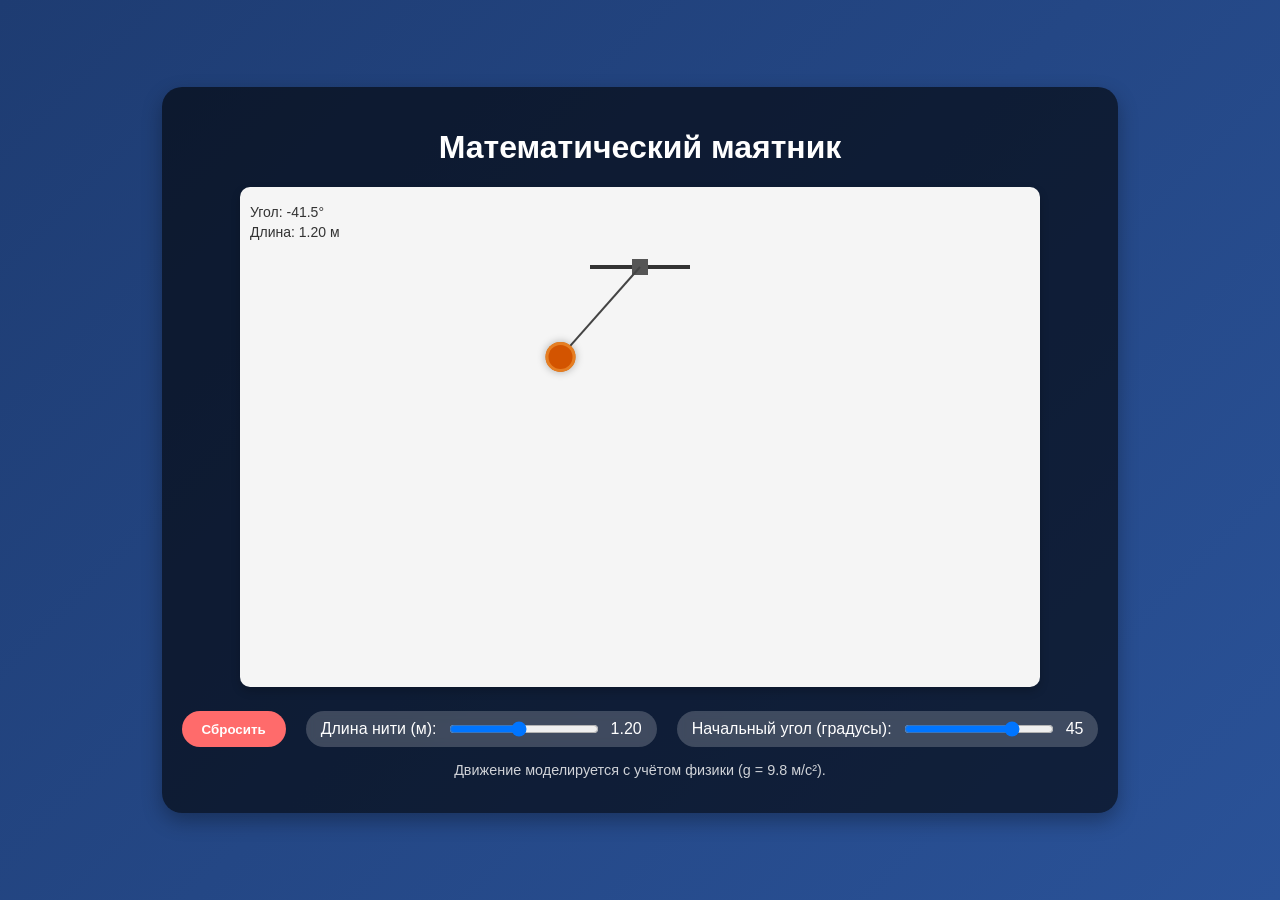
<file: src/index.html>
<!DOCTYPE html>
<html lang="ru">
<head>
    <meta charset="UTF-8">
    <meta name="viewport" content="width=device-width, initial-scale=1.0">
    <title>Математический маятник</title>
    <link rel="stylesheet" href="style.css">
</head>
<body>
    <div class="container">
        <h1>Математический маятник</h1>
        <canvas id="pendulumCanvas" width="800" height="500"></canvas>
        <div class="controls">
            <button id="resetBtn">Сбросить</button>
            <label>
                Длина нити (м):
                <input type="range" id="lengthSlider" min="0.5" max="2" step="0.01" value="1.2">
                <span id="lengthValue">1.20</span>
            </label>
            <label>
                Начальный угол (градусы):
                <input type="range" id="angleSlider" min="-90" max="90" step="1" value="45">
                <span id="angleValue">45</span>
            </label>
        </div>
        <p class="info">Движение моделируется с учётом физики (g = 9.8 м/с²).</p>
    </div>
    <script src="script.js"></script>
</body>
</html>
</file>
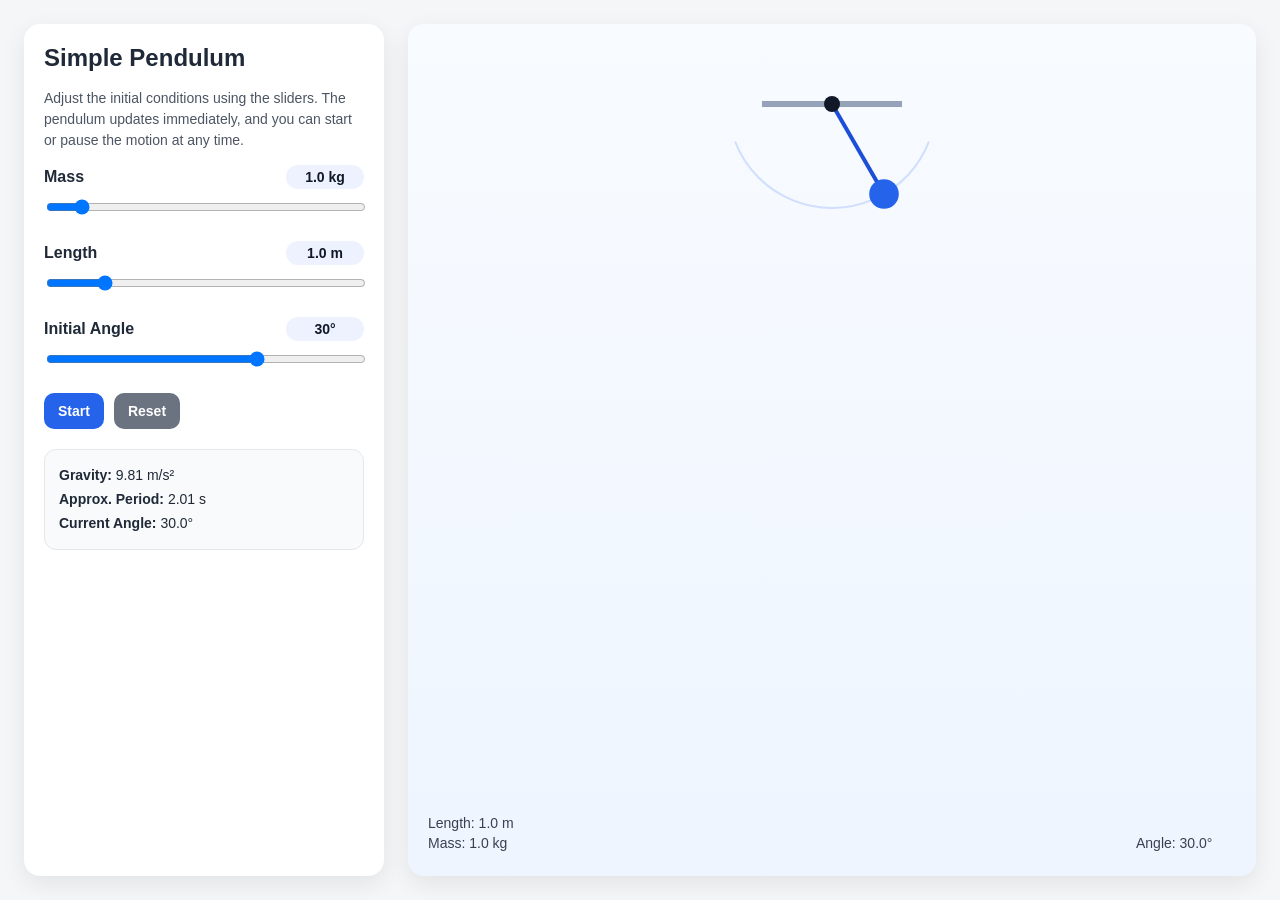
<file: src/index_andreas.html>
<!DOCTYPE html>
<html lang="en">
<head>
  <meta charset="UTF-8" />
  <meta name="viewport" content="width=device-width, initial-scale=1.0" />
  <title>Interactive Simple Pendulum</title>
  <style>
    * { box-sizing: border-box; }
    body {
      margin: 0;
      font-family: Arial, sans-serif;
      background: #f4f6f8;
      color: #1f2937;
    }
    .container {
      display: grid;
      grid-template-columns: 360px 1fr;
      gap: 24px;
      min-height: 100vh;
      padding: 24px;
    }
    .panel {
      background: #ffffff;
      border-radius: 16px;
      padding: 20px;
      box-shadow: 0 8px 24px rgba(0,0,0,0.08);
    }
    h1 {
      margin-top: 0;
      font-size: 24px;
    }
    p.note {
      margin-top: 0;
      color: #4b5563;
      line-height: 1.5;
      font-size: 14px;
    }
    .control-group {
      margin-bottom: 22px;
    }
    .label-row {
      display: flex;
      justify-content: space-between;
      align-items: center;
      margin-bottom: 8px;
      font-weight: 600;
    }
    .value-box {
      font-weight: 700;
      color: #111827;
      background: #eef2ff;
      padding: 4px 10px;
      border-radius: 999px;
      min-width: 78px;
      text-align: center;
      font-size: 14px;
    }
    input[type="range"] {
      width: 100%;
      cursor: pointer;
    }
    .buttons {
      display: flex;
      gap: 10px;
      flex-wrap: wrap;
      margin-top: 8px;
    }
    button {
      border: none;
      border-radius: 10px;
      padding: 10px 14px;
      font-size: 14px;
      font-weight: 700;
      cursor: pointer;
      background: #2563eb;
      color: white;
    }
    button.secondary {
      background: #6b7280;
    }
    .readout {
      margin-top: 20px;
      padding: 14px;
      border-radius: 12px;
      background: #f9fafb;
      border: 1px solid #e5e7eb;
      line-height: 1.7;
      font-size: 14px;
    }
    canvas {
      width: 100%;
      height: 100%;
      display: block;
      background: linear-gradient(to bottom, #f8fbff, #eef5ff);
      border-radius: 16px;
      box-shadow: 0 8px 24px rgba(0,0,0,0.08);
    }
    .canvas-wrap {
      min-height: 620px;
    }
    @media (max-width: 900px) {
      .container {
        grid-template-columns: 1fr;
      }
      .canvas-wrap {
        min-height: 460px;
      }
    }
  </style>
</head>
<body>
  <div class="container">
    <div class="panel">
      <h1>Simple Pendulum</h1>
      <p class="note">
        Adjust the initial conditions using the sliders. The pendulum updates immediately,
        and you can start or pause the motion at any time.
      </p>

      <div class="control-group">
        <div class="label-row">
          <label for="mass">Mass</label>
          <div class="value-box" id="massValue">1.0 kg</div>
        </div>
        <input type="range" id="mass" min="0.1" max="10" step="0.1" value="1.0" />
      </div>

      <div class="control-group">
        <div class="label-row">
          <label for="length">Length</label>
          <div class="value-box" id="lengthValue">1.0 m</div>
        </div>
        <input type="range" id="length" min="0.2" max="5" step="0.1" value="1.0" />
      </div>

      <div class="control-group">
        <div class="label-row">
          <label for="angle">Initial Angle</label>
          <div class="value-box" id="angleValue">30°</div>
        </div>
        <input type="range" id="angle" min="-90" max="90" step="1" value="30" />
      </div>

      <div class="buttons">
        <button id="toggleBtn">Start</button>
        <button class="secondary" id="resetBtn">Reset</button>
      </div>

      <div class="readout">
        <div><strong>Gravity:</strong> 9.81 m/s²</div>
        <div><strong>Approx. Period:</strong> <span id="periodValue">2.01 s</span></div>
        <div><strong>Current Angle:</strong> <span id="currentAngleValue">30.0°</span></div>
      </div>
    </div>

    <div class="canvas-wrap">
      <canvas id="pendulumCanvas"></canvas>
    </div>
  </div>

  <script>
    const canvas = document.getElementById('pendulumCanvas');
    const ctx = canvas.getContext('2d');

    const massSlider = document.getElementById('mass');
    const lengthSlider = document.getElementById('length');
    const angleSlider = document.getElementById('angle');

    const massValue = document.getElementById('massValue');
    const lengthValue = document.getElementById('lengthValue');
    const angleValue = document.getElementById('angleValue');
    const currentAngleValue = document.getElementById('currentAngleValue');
    const periodValue = document.getElementById('periodValue');

    const toggleBtn = document.getElementById('toggleBtn');
    const resetBtn = document.getElementById('resetBtn');

    const g = 9.81;
    let isRunning = false;
    let lastTime = 0;

    let state = {
      mass: parseFloat(massSlider.value),
      length: parseFloat(lengthSlider.value),
      theta: degToRad(parseFloat(angleSlider.value)),
      omega: 0,
      initialTheta: degToRad(parseFloat(angleSlider.value))
    };

    function degToRad(deg) {
      return deg * Math.PI / 180;
    }

    function radToDeg(rad) {
      return rad * 180 / Math.PI;
    }

    function resizeCanvas() {
      const rect = canvas.getBoundingClientRect();
      canvas.width = rect.width * window.devicePixelRatio;
      canvas.height = rect.height * window.devicePixelRatio;
      ctx.setTransform(window.devicePixelRatio, 0, 0, window.devicePixelRatio, 0, 0);
      draw();
    }

    function updateLabels() {
      state.mass = parseFloat(massSlider.value);
      state.length = parseFloat(lengthSlider.value);

      massValue.textContent = `${state.mass.toFixed(1)} kg`;
      lengthValue.textContent = `${state.length.toFixed(1)} m`;
      angleValue.textContent = `${parseFloat(angleSlider.value).toFixed(0)}°`;

      const T = 2 * Math.PI * Math.sqrt(state.length / g);
      periodValue.textContent = `${T.toFixed(2)} s`;
      currentAngleValue.textContent = `${radToDeg(state.theta).toFixed(1)}°`;
    }

    function resetPendulum() {
      state.mass = parseFloat(massSlider.value);
      state.length = parseFloat(lengthSlider.value);
      state.initialTheta = degToRad(parseFloat(angleSlider.value));
      state.theta = state.initialTheta;
      state.omega = 0;
      updateLabels();
      draw();
    }

    function onSliderChange() {
      if (!isRunning) {
        resetPendulum();
      } else {
        state.mass = parseFloat(massSlider.value);
        state.length = parseFloat(lengthSlider.value);
        updateLabels();
      }
    }

    massSlider.addEventListener('input', onSliderChange);
    lengthSlider.addEventListener('input', onSliderChange);
    angleSlider.addEventListener('input', onSliderChange);

    toggleBtn.addEventListener('click', () => {
      isRunning = !isRunning;
      toggleBtn.textContent = isRunning ? 'Pause' : 'Start';
      if (isRunning) {
        lastTime = performance.now();
      }
    });

    resetBtn.addEventListener('click', () => {
      isRunning = false;
      toggleBtn.textContent = 'Start';
      resetPendulum();
    });

    function step(dt) {
      const alpha = -(g / state.length) * Math.sin(state.theta);
      state.omega += alpha * dt;
      state.theta += state.omega * dt;
    }

    function draw() {
      const width = canvas.clientWidth;
      const height = canvas.clientHeight;
      ctx.clearRect(0, 0, width, height);

      const pivotX = width / 2;
      const pivotY = 80;
      const maxRodPixels = Math.min(height * 0.6, 320);
      const rodLength = (state.length / 5) * maxRodPixels + 40;
      const bobRadius = 12 + state.mass * 2.8;

      const bobX = pivotX + rodLength * Math.sin(state.theta);
      const bobY = pivotY + rodLength * Math.cos(state.theta);

      ctx.strokeStyle = '#94a3b8';
      ctx.lineWidth = 6;
      ctx.beginPath();
      ctx.moveTo(pivotX - 70, pivotY);
      ctx.lineTo(pivotX + 70, pivotY);
      ctx.stroke();

      ctx.strokeStyle = '#1d4ed8';
      ctx.lineWidth = 4;
      ctx.beginPath();
      ctx.moveTo(pivotX, pivotY);
      ctx.lineTo(bobX, bobY);
      ctx.stroke();

      ctx.fillStyle = '#111827';
      ctx.beginPath();
      ctx.arc(pivotX, pivotY, 8, 0, Math.PI * 2);
      ctx.fill();

      ctx.fillStyle = '#2563eb';
      ctx.beginPath();
      ctx.arc(bobX, bobY, bobRadius, 0, Math.PI * 2);
      ctx.fill();

      ctx.strokeStyle = 'rgba(37, 99, 235, 0.18)';
      ctx.lineWidth = 2;
      ctx.beginPath();
      ctx.arc(pivotX, pivotY, rodLength, Math.PI / 2 - 1.2, Math.PI / 2 + 1.2);
      ctx.stroke();

      ctx.fillStyle = '#374151';
      ctx.font = '14px Arial';
      ctx.fillText(`Length: ${state.length.toFixed(1)} m`, 20, height - 48);
      ctx.fillText(`Mass: ${state.mass.toFixed(1)} kg`, 20, height - 28);
      ctx.fillText(`Angle: ${radToDeg(state.theta).toFixed(1)}°`, width - 120, height - 28);

      currentAngleValue.textContent = `${radToDeg(state.theta).toFixed(1)}°`;
    }

    function animate(timestamp) {
      if (isRunning) {
        const dt = Math.min((timestamp - lastTime) / 1000, 0.02);
        lastTime = timestamp;
        step(dt);
        updateLabels();
      }
      draw();
      requestAnimationFrame(animate);
    }

    window.addEventListener('resize', resizeCanvas);

    updateLabels();
    resetPendulum();
    resizeCanvas();
    requestAnimationFrame(animate);
  </script>
</body>
</html>
</file>
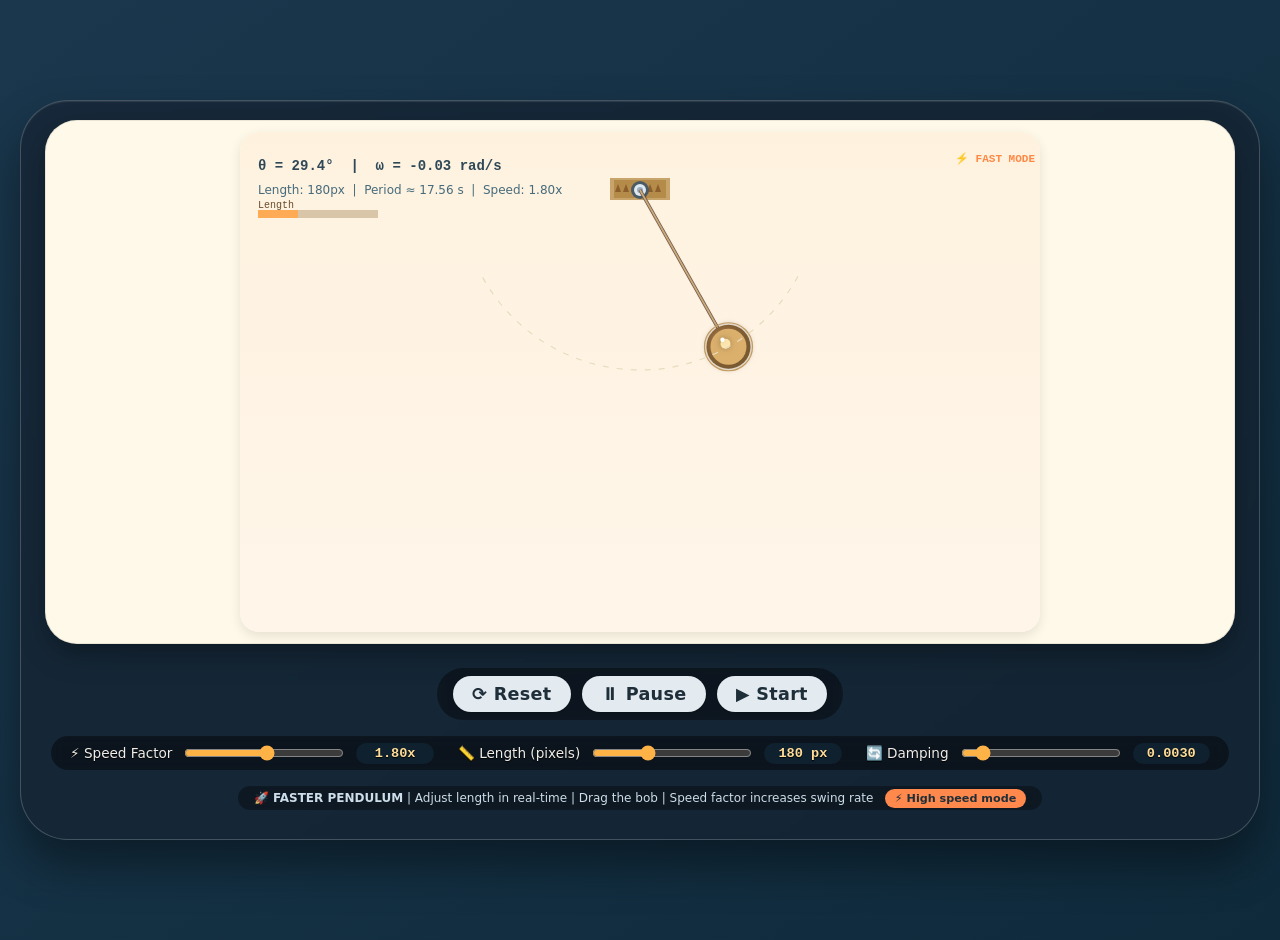
<file: src/index_MaxK.html>
<!DOCTYPE html>
<html lang="en">
<head>
    <meta charset="UTF-8">
    <meta name="viewport" content="width=device-width, initial-scale=1.0, user-scalable=no">
    <title>Fast Pendulum | Adjustable Length | Physics Simulation</title>
    <style>
        * {
            user-select: none;
            -webkit-tap-highlight-color: transparent;
        }

        body {
            background: linear-gradient(145deg, #1a374d 0%, #0f2a3b 100%);
            min-height: 100vh;
            display: flex;
            justify-content: center;
            align-items: center;
            font-family: 'Segoe UI', 'Roboto', 'Inter', system-ui, -apple-system, 'Poppins', sans-serif;
            margin: 0;
            padding: 20px;
        }

        .card {
            background: rgba(22, 34, 48, 0.65);
            backdrop-filter: blur(2px);
            border-radius: 3rem;
            padding: 1.2rem 1.5rem 1.8rem 1.5rem;
            box-shadow: 0 25px 45px rgba(0, 0, 0, 0.4), inset 0 1px 1px rgba(255, 255, 255, 0.1);
            border: 1px solid rgba(255, 255, 255, 0.2);
        }

        .canvas-container {
            background: #fef9e8;
            border-radius: 2rem;
            padding: 12px;
            box-shadow: inset 0 0 0 1px rgba(0,0,0,0.08), 0 12px 28px rgba(0,0,0,0.3);
        }

        canvas {
            display: block;
            margin: 0 auto;
            border-radius: 1.2rem;
            cursor: grab;
            background: #fffef7;
            box-shadow: 0 4px 12px rgba(0, 0, 0, 0.1);
            transition: box-shadow 0.2s;
        }

        canvas:active {
            cursor: grabbing;
        }

        .controls {
            margin-top: 1.5rem;
            display: flex;
            flex-wrap: wrap;
            justify-content: center;
            gap: 1rem;
            align-items: center;
        }

        .btn-group {
            display: flex;
            gap: 0.7rem;
            background: rgba(0, 0, 0, 0.35);
            padding: 0.5rem 1rem;
            border-radius: 3rem;
            backdrop-filter: blur(4px);
        }

        button {
            background: #e3eaf0;
            border: none;
            font-size: 1.1rem;
            font-weight: 600;
            padding: 0.5rem 1.2rem;
            border-radius: 2rem;
            cursor: pointer;
            font-family: inherit;
            transition: all 0.2s ease;
            color: #1e2f3a;
            box-shadow: 0 2px 4px rgba(0,0,0,0.2);
            letter-spacing: 0.3px;
        }

        button:active {
            transform: scale(0.96);
            background: #cbdbe0;
        }

        .slider-panel {
            background: rgba(0, 0, 0, 0.4);
            padding: 0.4rem 1.2rem;
            border-radius: 2.5rem;
            display: flex;
            gap: 1.5rem;
            flex-wrap: wrap;
            align-items: center;
            backdrop-filter: blur(5px);
        }

        .slider-label {
            display: flex;
            align-items: center;
            gap: 10px;
            color: #f0ede8;
            font-weight: 500;
            text-shadow: 0 1px 1px black;
            font-size: 0.85rem;
        }

        input {
            cursor: pointer;
            width: 160px;
            accent-color: #ffb347;
        }

        .value-display {
            background: #0f212e;
            padding: 0.2rem 0.7rem;
            border-radius: 2rem;
            font-family: monospace;
            font-weight: bold;
            font-size: 0.85rem;
            color: #ffdd99;
            min-width: 55px;
            text-align: center;
        }

        .info {
            text-align: center;
            margin-top: 1rem;
            font-size: 0.75rem;
            color: #cddde9;
            font-weight: 500;
            background: rgba(0,0,0,0.3);
            width: fit-content;
            margin-left: auto;
            margin-right: auto;
            padding: 0.3rem 1rem;
            border-radius: 2rem;
            backdrop-filter: blur(4px);
        }

        .speed-badge {
            background: #ff884d;
            color: #1e2f3a;
            padding: 0.2rem 0.6rem;
            border-radius: 1rem;
            font-weight: bold;
            font-size: 0.7rem;
            margin-left: 0.5rem;
        }

        @media (max-width: 720px) {
            .controls {
                flex-direction: column;
                align-items: stretch;
            }
            .btn-group {
                justify-content: center;
            }
            .slider-panel {
                justify-content: center;
                gap: 1rem;
            }
            .value-display {
                min-width: 45px;
            }
            input {
                width: 130px;
            }
        }
    </style>
</head>
<body>
<div>
    <div class="card">
        <div class="canvas-container">
            <canvas id="pendulumCanvas" width="800" height="500" style="width:100%; height:auto; max-width:800px; aspect-ratio:800/500"></canvas>
        </div>

        <div class="controls">
            <div class="btn-group">
                <button id="resetBtn" aria-label="reset">⟳ Reset</button>
                <button id="stopBtn" aria-label="stop/pause">⏸ Pause</button>
                <button id="startBtn" aria-label="start/resume">▶ Start</button>
            </div>
            <div class="slider-panel">
                <div class="slider-label">
                    <span>⚡ Speed Factor</span>
                    <input type="range" id="speedSlider" min="0.5" max="3.0" step="0.05" value="1.8">
                    <span id="speedVal" class="value-display">1.80x</span>
                </div>
                <div class="slider-label">
                    <span>📏 Length (pixels)</span>
                    <input type="range" id="lengthSlider" min="80" max="380" step="2" value="180">
                    <span id="lengthVal" class="value-display">180 px</span>
                </div>
                <div class="slider-label">
                    <span>🔄 Damping</span>
                    <input type="range" id="dampingSlider" min="0" max="0.03" step="0.0005" value="0.003">
                    <span id="dampingVal" class="value-display">0.0030</span>
                </div>
            </div>
        </div>
        <div class="info">
            🚀 <strong>FASTER PENDULUM</strong> | Adjust length in real-time | Drag the bob | Speed factor increases swing rate
            <span class="speed-badge">⚡ High speed mode</span>
        </div>
    </div>
</div>

<script>
    (function(){
        // ----- DOM elements -----
        const canvas = document.getElementById('pendulumCanvas');
        const ctx = canvas.getContext('2d');

        // sliders & displays
        const speedSlider = document.getElementById('speedSlider');
        const speedVal = document.getElementById('speedVal');
        const lengthSlider = document.getElementById('lengthSlider');
        const lengthVal = document.getElementById('lengthVal');
        const dampingSlider = document.getElementById('dampingSlider');
        const dampingVal = document.getElementById('dampingVal');

        // buttons
        const resetBtn = document.getElementById('resetBtn');
        const stopBtn = document.getElementById('stopBtn');
        const startBtn = document.getElementById('startBtn');

        // ----- simulation parameters -----
        let baseGravity = 12.8;      // HIGHER gravity = FASTER swing (increased from 5.2 to 12.8)
        let speedMultiplier = 1.8;    // Additional speed multiplier (default 1.8x)
        let effectiveGravity = baseGravity * speedMultiplier; // Final gravity used in physics
        
        let length = 180;              // pendulum arm length in pixels (shorter = faster)
        let damping = 0.003;          // air resistance / damping factor per frame
        
        // pendulum state
        let angle = Math.PI / 6;       // initial 30 degrees (≈0.5236 rad)
        let angularVelocity = 0.0;
        let angularAcceleration = 0.0;
        
        // simulation running flag
        let isSimulating = true;
        
        // drag interaction flags
        let isDragging = false;
        
        // anchor point (fixed top center)
        let pivotX = 400;
        let pivotY = 65;
        
        // delta time tracking
        let lastFrameTime = performance.now();
        
        // ---- helper functions ----
        function updateSliderReadouts() {
            speedVal.innerText = speedMultiplier.toFixed(2) + "x";
            lengthVal.innerText = Math.round(length) + " px";
            dampingVal.innerText = damping.toFixed(4);
            updateEffectiveGravity();
        }
        
        function updateEffectiveGravity() {
            effectiveGravity = baseGravity * speedMultiplier;
        }
        
        // apply values from UI
        function syncFromUI() {
            speedMultiplier = parseFloat(speedSlider.value);
            length = parseFloat(lengthSlider.value);
            damping = parseFloat(dampingSlider.value);
            updateEffectiveGravity();
            updateSliderReadouts();
        }
        
        // reset to classic state: angle = 30° from vertical, zero velocity
        function resetPendulum() {
            angle = Math.PI / 6;
            angularVelocity = 0;
            angularAcceleration = 0;
            isSimulating = true;
            window._userDesiredSim = true;
            drawPendulum();
        }
        
        function pauseSimulation() {
            isSimulating = false;
            window._userDesiredSim = false;
        }
        
        function startSimulation() {
            isSimulating = true;
            window._userDesiredSim = true;
        }
        
        // physics update using Euler integration with delta time (seconds)
        // FASTER because higher effectiveGravity and adjustable length
        function updatePhysics(deltaSec) {
            if (!isSimulating) return;
            if (deltaSec > 0.033) deltaSec = 0.033;
            
            // Pendulum equation: angular acceleration = -(g / L) * sin(angle) - damping * velocity
            // Using effectiveGravity (baseGravity * speedMultiplier) for faster swings
            const gravityEffect = (effectiveGravity / length) * Math.sin(angle);
            angularAcceleration = -gravityEffect - (damping * angularVelocity);
            
            // Euler integration
            angularVelocity += angularAcceleration * deltaSec;
            angle += angularVelocity * deltaSec;
        }
        
        // ----- Drawing routines (beautiful pendulum with length variability) -----
        function drawPendulum() {
            if (!canvas) return;
            const w = canvas.width;
            const h = canvas.height;
            
            // update pivot based on current canvas width
            pivotX = w / 2;
            pivotY = 58;
            
            // clamp length to avoid going out of canvas
            const maxAllowedLength = Math.min(length, pivotY + h - 70);
            const actualLength = Math.min(length, maxAllowedLength);
            
            // compute bob position using current angle (angle 0 = straight down)
            const bobX = pivotX + actualLength * Math.sin(angle);
            const bobY = pivotY + actualLength * Math.cos(angle);
            
            // clear canvas with warm background
            ctx.clearRect(0, 0, w, h);
            
            // gradient background
            const gradBack = ctx.createLinearGradient(0, 0, 0, h);
            gradBack.addColorStop(0, "#fef2df");
            gradBack.addColorStop(1, "#fff5e9");
            ctx.fillStyle = gradBack;
            ctx.fillRect(0, 0, w, h);
            
            // --- wooden ceiling mount ---
            ctx.fillStyle = "#c7a46b";
            ctx.shadowBlur = 0;
            ctx.fillRect(pivotX - 30, pivotY - 12, 60, 22);
            ctx.fillStyle = "#b58b4a";
            ctx.fillRect(pivotX - 26, pivotY - 10, 52, 18);
            for(let i = -22; i <= 22; i+=8) {
                ctx.beginPath();
                ctx.moveTo(pivotX + i, pivotY-6);
                ctx.lineTo(pivotX + i+3, pivotY+2);
                ctx.lineTo(pivotX + i-3, pivotY+2);
                ctx.fillStyle = "#8b5e2c";
                ctx.fill();
            }
            
            // --- metal pivot hook ---
            ctx.beginPath();
            ctx.arc(pivotX, pivotY, 9, 0, 2*Math.PI);
            ctx.fillStyle = "#4a5b66";
            ctx.shadowColor = "rgba(0,0,0,0.3)";
            ctx.fill();
            ctx.beginPath();
            ctx.arc(pivotX, pivotY, 6, 0, 2*Math.PI);
            ctx.fillStyle = "#e0e9f0";
            ctx.fill();
            ctx.beginPath();
            ctx.arc(pivotX, pivotY, 3, 0, 2*Math.PI);
            ctx.fillStyle = "#9aaebf";
            ctx.fill();
            
            // --- draw string/rope (thickness varies slightly with length) ---
            ctx.beginPath();
            ctx.moveTo(pivotX, pivotY);
            ctx.lineTo(bobX, bobY);
            ctx.lineWidth = Math.min(4, 2.5 + (actualLength / 300));
            ctx.strokeStyle = "#7a5a4b";
            ctx.shadowBlur = 1;
            ctx.stroke();
            ctx.beginPath();
            ctx.moveTo(pivotX, pivotY);
            ctx.lineTo(bobX, bobY);
            ctx.lineWidth = 1.8;
            ctx.strokeStyle = "#c9aa7b";
            ctx.stroke();
            
            // --- metallic bob with copper/wood finish ---
            ctx.shadowBlur = 6;
            ctx.shadowColor = "rgba(0,0,0,0.25)";
            const gradBob = ctx.createRadialGradient(bobX-6, bobY-6, 5, bobX, bobY, 24);
            gradBob.addColorStop(0, "#cb9e6b");
            gradBob.addColorStop(0.6, "#9c6e3e");
            gradBob.addColorStop(1, "#73582e");
            ctx.beginPath();
            ctx.arc(bobX, bobY, 22, 0, 2*Math.PI);
            ctx.fillStyle = gradBob;
            ctx.fill();
            ctx.beginPath();
            ctx.arc(bobX, bobY, 18, 0, 2*Math.PI);
            ctx.fillStyle = "#dbb06c";
            ctx.fill();
            ctx.beginPath();
            ctx.arc(bobX-3, bobY-3, 5, 0, 2*Math.PI);
            ctx.fillStyle = "#ffe9b0";
            ctx.fill();
            ctx.beginPath();
            ctx.arc(bobX-6, bobY-7, 2.2, 0, 2*Math.PI);
            ctx.fillStyle = "white";
            ctx.fill();
            
            ctx.shadowBlur = 0;
            ctx.beginPath();
            ctx.arc(bobX, bobY, 24, 0, 2*Math.PI);
            ctx.strokeStyle = "#c29a5e";
            ctx.lineWidth = 1.2;
            ctx.stroke();
            
            // --- faint swing path arc ---
            ctx.beginPath();
            ctx.arc(pivotX, pivotY, actualLength, 0.5, Math.PI - 0.5, false);
            ctx.strokeStyle = "#e9dbbd";
            ctx.lineWidth = 1.2;
            ctx.setLineDash([6, 8]);
            ctx.stroke();
            ctx.setLineDash([]);
            
            // --- dynamic info display ---
            ctx.font = "bold 14px 'Segoe UI', monospace";
            ctx.fillStyle = "#2f4858";
            ctx.shadowBlur = 0;
            const angleDeg = (angle * 180 / Math.PI).toFixed(1);
            ctx.fillText(`θ = ${angleDeg}°  |  ω = ${angularVelocity.toFixed(2)} rad/s`, 18, 38);
            
            ctx.font = "500 12px system-ui";
            ctx.fillStyle = "#466b7c";
            const period = (2 * Math.PI * Math.sqrt(length / effectiveGravity)).toFixed(2);
            ctx.fillText(`Length: ${Math.round(actualLength)}px  |  Period ≈ ${period} s  |  Speed: ${speedMultiplier.toFixed(2)}x`, 18, 62);
            
            // length indicator bar (visual feedback)
            ctx.fillStyle = "#d9c5a7";
            ctx.fillRect(18, 78, 120, 8);
            ctx.fillStyle = "#ffaa55";
            const lengthPercent = (actualLength - 80) / 300;
            ctx.fillRect(18, 78, Math.min(120, Math.max(0, 120 * lengthPercent)), 8);
            ctx.fillStyle = "#6b4c2c";
            ctx.font = "10px monospace";
            ctx.fillText("Length", 18, 76);
            
            // if paused indicator
            if (!isSimulating && !isDragging) {
                ctx.font = "bold 20px 'Segoe UI'";
                ctx.fillStyle = "#000000aa";
                ctx.fillText("⏸ PAUSED", pivotX - 45, pivotY + 80);
            }
            
            // speed badge on canvas
            ctx.font = "bold 11px monospace";
            ctx.fillStyle = "#ff8844";
            ctx.fillText("⚡ FAST MODE", w - 85, 30);
        }
        
        // ----- drag interaction -----
        function getMouseAngleFromPivot(clientX, clientY) {
            const rect = canvas.getBoundingClientRect();
            const scaleX = canvas.width / rect.width;
            const scaleY = canvas.height / rect.height;
            const canvasX = (clientX - rect.left) * scaleX;
            const canvasY = (clientY - rect.top) * scaleY;
            
            const dx = canvasX - pivotX;
            const dy = canvasY - pivotY;
            let rawAngle = Math.atan2(dx, dy);
            return rawAngle;
        }
        
        function startDrag(e) {
            e.preventDefault();
            let clientX, clientY;
            if (e.touches) {
                clientX = e.touches[0].clientX;
                clientY = e.touches[0].clientY;
            } else {
                clientX = e.clientX;
                clientY = e.clientY;
            }
            const newAngle = getMouseAngleFromPivot(clientX, clientY);
            if (newAngle !== undefined && !isNaN(newAngle)) {
                isDragging = true;
                // clamp angle for better usability but still allow wide range
                let clamped = Math.min(Math.max(newAngle, -2.8), 2.8);
                angle = clamped;
                angularVelocity = 0;
                isSimulating = false;
                drawPendulum();
            }
        }
        
        function onDrag(e) {
            if (!isDragging) return;
            e.preventDefault();
            let clientX, clientY;
            if (e.touches) {
                clientX = e.touches[0].clientX;
                clientY = e.touches[0].clientY;
            } else {
                clientX = e.clientX;
                clientY = e.clientY;
            }
            const newAngle = getMouseAngleFromPivot(clientX, clientY);
            if (newAngle !== undefined && !isNaN(newAngle)) {
                let clamped = Math.min(Math.max(newAngle, -2.8), 2.8);
                angle = clamped;
                angularVelocity = 0;
                drawPendulum();
            }
        }
        
        function endDrag(e) {
            if (!isDragging) return;
            isDragging = false;
            isSimulating = window._userDesiredSim;
            drawPendulum();
        }
        
        // global user desired simulation flag
        window._userDesiredSim = true;
        
        function setUserSimState(state) {
            window._userDesiredSim = state;
            if (!isDragging) {
                isSimulating = state;
            }
        }
        
        // ---- animation loop with delta time ----
        let animFrameId = null;
        function animate() {
            const now = performance.now();
            let delta = Math.min(0.033, (now - lastFrameTime) / 1000);
            if (delta <= 0 || delta > 0.05) delta = 1/60;
            lastFrameTime = now;
            
            // update physics only if not dragging & simulation active
            if (!isDragging && isSimulating) {
                updatePhysics(delta);
            }
            
            drawPendulum();
            animFrameId = requestAnimationFrame(animate);
        }
        
        // ---- attach drag events ----
        function attachDragEvents() {
            canvas.addEventListener('mousedown', startDrag);
            window.addEventListener('mousemove', onDrag);
            window.addEventListener('mouseup', endDrag);
            
            canvas.addEventListener('touchstart', startDrag, {passive: false});
            window.addEventListener('touchmove', onDrag, {passive: false});
            window.addEventListener('touchend', endDrag);
        }
        
        // resize handler
        function resizeCanvasAndRedraw() {
            canvas.width = 800;
            canvas.height = 500;
            pivotX = canvas.width / 2;
            pivotY = 58;
            drawPendulum();
        }
        
        // UI event handlers with REAL-TIME length variability
        function setupUI() {
            speedSlider.addEventListener('input', (e) => {
                speedMultiplier = parseFloat(e.target.value);
                updateEffectiveGravity();
                speedVal.innerText = speedMultiplier.toFixed(2) + "x";
                if(!isDragging) drawPendulum();
            });
            
            lengthSlider.addEventListener('input', (e) => {
                length = parseFloat(e.target.value);
                lengthVal.innerText = Math.round(length) + " px";
                if(!isDragging) drawPendulum();
            });
            
            dampingSlider.addEventListener('input', (e) => {
                damping = parseFloat(e.target.value);
                dampingVal.innerText = damping.toFixed(4);
                if(!isDragging) drawPendulum();
            });
            
            resetBtn.addEventListener('click', () => {
                resetPendulum();
                if(!isDragging) {
                    isSimulating = window._userDesiredSim;
                }
                drawPendulum();
            });
            
            stopBtn.addEventListener('click', () => {
                setUserSimState(false);
                if(!isDragging) isSimulating = false;
                drawPendulum();
            });
            
            startBtn.addEventListener('click', () => {
                setUserSimState(true);
                if(!isDragging) isSimulating = true;
                drawPendulum();
            });
        }
        
        function init() {
            resizeCanvasAndRedraw();
            setupUI();
            attachDragEvents();
            syncFromUI();
            resetPendulum();
            window._userDesiredSim = true;
            isSimulating = true;
            lastFrameTime = performance.now();
            animate();
            window.addEventListener('resize', () => {
                resizeCanvasAndRedraw();
                drawPendulum();
            });
        }
        
        init();
    })();
</script>
</body>
</html>
</file>
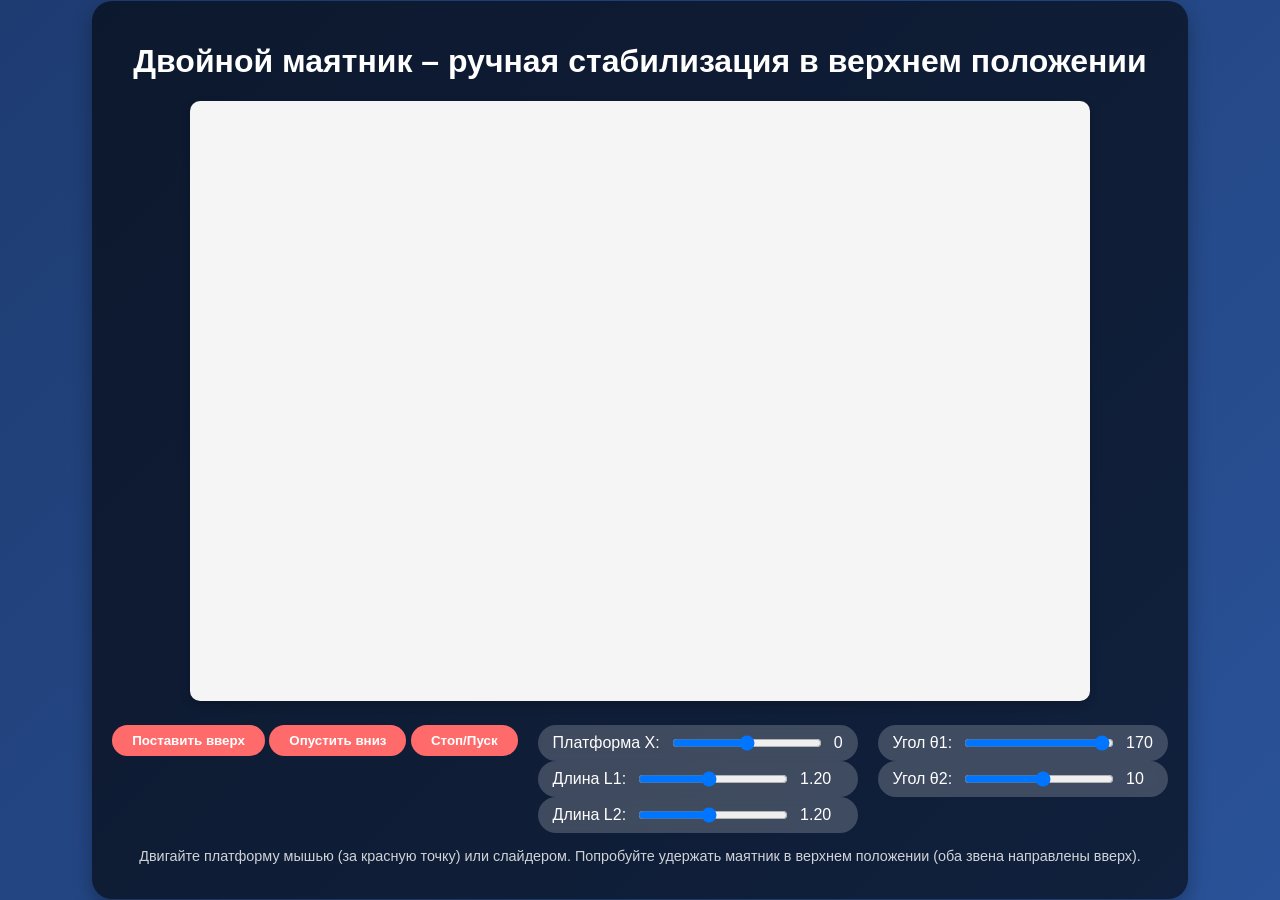
<file: src/index_VE.html>
<!DOCTYPE html>
<html lang="ru">
<head>
    <meta charset="UTF-8">
    <meta name="viewport" content="width=device-width, initial-scale=1.0">
    <title>Двойной маятник с управлением платформой</title>
    <link rel="stylesheet" href="style.css">
</head>
<body>
    <div class="container">
        <h1>Двойной маятник – ручная стабилизация в верхнем положении</h1>
        <canvas id="pendulumCanvas" width="900" height="600"></canvas>
        <div class="controls">
            <div class="control-group">
                <button id="resetUpBtn">Поставить вверх</button>
                <button id="resetDownBtn">Опустить вниз</button>
                <button id="stopBtn">Стоп/Пуск</button>
            </div>
            <div class="control-group">
                <label>Платформа X: 
                    <input type="range" id="platformX" min="-150" max="150" step="1" value="0">
                    <span id="platformXVal">0</span>
                </label>
                <label>Длина L1: 
                    <input type="range" id="len1" min="0.5" max="2.0" step="0.01" value="1.2">
                    <span id="len1Val">1.20</span>
                </label>
                <label>Длина L2: 
                    <input type="range" id="len2" min="0.5" max="2.0" step="0.01" value="1.2">
                    <span id="len2Val">1.20</span>
                </label>
            </div>
            <div class="control-group">
                <label>Угол θ1: 
                    <input type="range" id="theta1" min="-180" max="180" step="1" value="170">
                    <span id="theta1Val">170</span>
                </label>
                <label>Угол θ2: 
                    <input type="range" id="theta2" min="-180" max="180" step="1" value="10">
                    <span id="theta2Val">10</span>
                </label>
            </div>
        </div>
        <p class="info">Двигайте платформу мышью (за красную точку) или слайдером. Попробуйте удержать маятник в верхнем положении (оба звена направлены вверх).</p>
    </div>
    <script src="script.js"></script>
</body>
</html>
</file>
<file: src/style.css>
body {
    margin: 0;
    padding: 0;
    font-family: 'Segoe UI', Tahoma, Geneva, Verdana, sans-serif;
    background: linear-gradient(135deg, #1e3c72, #2a5298);
    color: white;
    display: flex;
    justify-content: center;
    align-items: center;
    min-height: 100vh;
}

.container {
    background: rgba(0, 0, 0, 0.6);
    padding: 20px;
    border-radius: 20px;
    box-shadow: 0 8px 20px rgba(0, 0, 0, 0.3);
    text-align: center;
}

canvas {
    background: #f5f5f5;
    border-radius: 10px;
    box-shadow: 0 4px 10px rgba(0, 0, 0, 0.2);
    margin-bottom: 20px;
}

.controls {
    display: flex;
    flex-wrap: wrap;
    justify-content: center;
    gap: 20px;
    margin-bottom: 15px;
}

.controls label {
    display: flex;
    align-items: center;
    gap: 10px;
    background: rgba(255, 255, 255, 0.2);
    padding: 8px 15px;
    border-radius: 30px;
    backdrop-filter: blur(5px);
}

button {
    background: #ff6b6b;
    border: none;
    padding: 8px 20px;
    border-radius: 30px;
    color: white;
    font-weight: bold;
    cursor: pointer;
    transition: transform 0.2s, background 0.2s;
}

button:hover {
    background: #ff4757;
    transform: scale(1.02);
}

input[type="range"] {
    width: 150px;
    cursor: pointer;
}

.info {
    font-size: 0.9rem;
    opacity: 0.8;
    margin-top: 10px;
}
</file>
